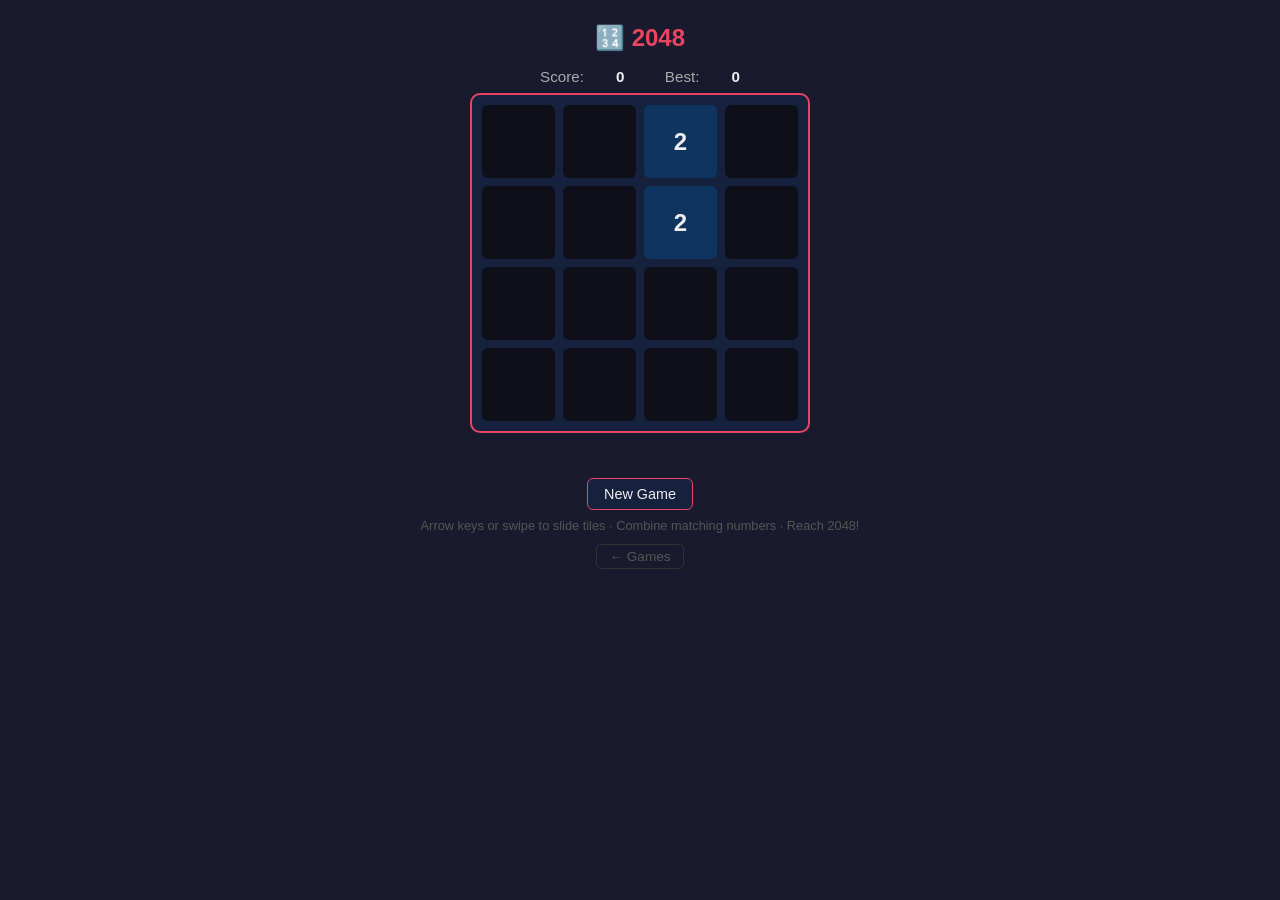
<file: games/2048.html>
<!DOCTYPE html>
<html lang="en">
<head>
<meta charset="UTF-8">
<meta name="viewport" content="width=device-width,initial-scale=1.0,user-scalable=no">
<title>2048  -  Noosphere</title>
<style>
*{box-sizing:border-box;margin:0;padding:0}
body{font-family:sans-serif;background:#1a1a2e;color:#eee;display:flex;flex-direction:column;align-items:center;min-height:100vh;padding:1rem;touch-action:none}
h2{color:#e94560;margin:.5rem 0}
#scorebar{display:flex;gap:2rem;margin:.5rem 0;font-size:.95rem;color:#aaa}
#scorebar span{color:#eee;font-weight:bold}
#board{display:grid;grid-template-columns:repeat(4,1fr);gap:8px;background:#16213e;padding:10px;border-radius:10px;border:2px solid #e94560;width:min(340px,90vw)}
.cell{aspect-ratio:1;border-radius:6px;display:flex;align-items:center;justify-content:center;font-weight:bold;font-size:clamp(1rem,4vw,1.5rem);background:#0f0f1a;color:#eee;transition:background .1s}
#msg{margin-top:.75rem;font-size:1.1rem;color:#e94560;min-height:1.4em;text-align:center}
.btns{display:flex;gap:.5rem;margin-top:.5rem}
button{background:#16213e;border:1px solid #e94560;color:#eee;padding:7px 16px;border-radius:6px;font-size:.9rem;cursor:pointer;transition:.15s}
button:hover{background:#e94560}
#hint{font-size:.8rem;color:#555;margin-top:.5rem}
.back{margin-top:1rem;font-size:.85rem}
.back a{color:#555;text-decoration:none;border:1px solid #333;padding:4px 12px;border-radius:5px}
.back a:hover{color:#e94560;border-color:#e94560}
</style>
</head>
<body>
<h2>🔢 2048</h2>
<div id="scorebar">Score: <span id="sc">0</span> &nbsp; Best: <span id="hi">0</span></div>
<div id="board"></div>
<div id="msg"></div>
<div class="btns"><button id="newBtn">New Game</button></div>
<div id="hint">Arrow keys or swipe to slide tiles · Combine matching numbers · Reach 2048!</div>
<div class="back"><a href="/games/">← Games</a></div>
<script>
const board=document.getElementById('board');
let grid,score,best,won;
best=+localStorage.getItem('2048_best')||0;
document.getElementById('hi').textContent=best;

const COLORS={
  0:'#0f0f1a',2:'#0f3460',4:'#16213e',8:'#1a4a7a',16:'#1e5799',32:'#2980b9',
  64:'#3498db',128:'#e67e22',256:'#e74c3c',512:'#c0392b',1024:'#9b59b6',2048:'#e94560'
};
function cellColor(v){return COLORS[v]||(v>2048?'#e94560':'#8e44ad')}

function newGrid(){return Array.from({length:4},()=>Array(4).fill(0))}
function addTile(g){
  const empty=[];
  g.forEach((row,y)=>row.forEach((v,x)=>{if(!v)empty.push({x,y})}));
  if(!empty.length)return;
  const {x,y}=empty[Math.floor(Math.random()*empty.length)];
  g[y][x]=Math.random()<.9?2:4;
}
function render(){
  board.innerHTML='';
  grid.forEach(row=>row.forEach(v=>{
    const d=document.createElement('div');
    d.className='cell';
    d.style.background=cellColor(v);
    if(v){d.textContent=v;if(v>=1000)d.style.fontSize='clamp(.8rem,3vw,1.1rem)'}
    board.appendChild(d);
  }));
  document.getElementById('sc').textContent=score;
  if(score>best){best=score;localStorage.setItem('2048_best',best);document.getElementById('hi').textContent=best}
}
function slide(row){
  let r=row.filter(v=>v);
  for(let i=0;i<r.length-1;i++){if(r[i]===r[i+1]){r[i]*=2;score+=r[i];r.splice(i+1,1);i++}}
  while(r.length<4)r.push(0);
  return r;
}
function move(dx,dy){
  let changed=false;
  const ng=newGrid();
  if(dy===0){
    for(let y=0;y<4;y++){
      const row=dx>0?[...grid[y]].reverse():[...grid[y]];
      const slid=slide(row);
      const out=dx>0?[...slid].reverse():slid;
      for(let x=0;x<4;x++){ng[y][x]=out[x];if(ng[y][x]!==grid[y][x])changed=true}
    }
  }else{
    for(let x=0;x<4;x++){
      const col=dy>0?[3,2,1,0].map(y=>grid[y][x]):[0,1,2,3].map(y=>grid[y][x]);
      const slid=slide(col);
      for(let i=0;i<4;i++){
        const y=dy>0?3-i:i;
        ng[y][x]=slid[i];if(ng[y][x]!==grid[y][x])changed=true;
      }
    }
  }
  if(changed){grid=ng;addTile(grid)}
  render();checkState();
}
function checkState(){
  if(!won&&grid.some(r=>r.some(v=>v===2048))){
    won=true;document.getElementById('msg').textContent='You reached 2048! 🎉 Keep going!';return;
  }
  // check if any moves left
  if(grid.every(r=>r.every(v=>v))){
    let stuck=true;
    for(let y=0;y<4&&stuck;y++)for(let x=0;x<4&&stuck;x++){
      if(x<3&&grid[y][x]===grid[y][x+1])stuck=false;
      if(y<3&&grid[y][x]===grid[y+1][x])stuck=false;
    }
    if(stuck)document.getElementById('msg').textContent='Game over!';
  }
}
function startGame(){
  grid=newGrid();score=0;won=false;
  addTile(grid);addTile(grid);
  document.getElementById('msg').textContent='';
  render();
}
document.getElementById('newBtn').onclick=startGame;

const keyMap={ArrowLeft:[-1,0],ArrowRight:[1,0],ArrowUp:[0,-1],ArrowDown:[0,1]};
document.addEventListener('keydown',e=>{if(keyMap[e.key]){move(...keyMap[e.key]);e.preventDefault()}});

let tx=0,ty=0;
document.addEventListener('touchstart',e=>{tx=e.touches[0].clientX;ty=e.touches[0].clientY},{passive:true});
document.addEventListener('touchend',e=>{
  const dx=e.changedTouches[0].clientX-tx,dy=e.changedTouches[0].clientY-ty;
  if(Math.abs(dx)>Math.abs(dy)){if(Math.abs(dx)>20)move(dx>0?1:-1,0)}
  else{if(Math.abs(dy)>20)move(0,dy>0?1:-1)}
},{passive:true});

startGame();
</script>
</body>
</html>
</file>
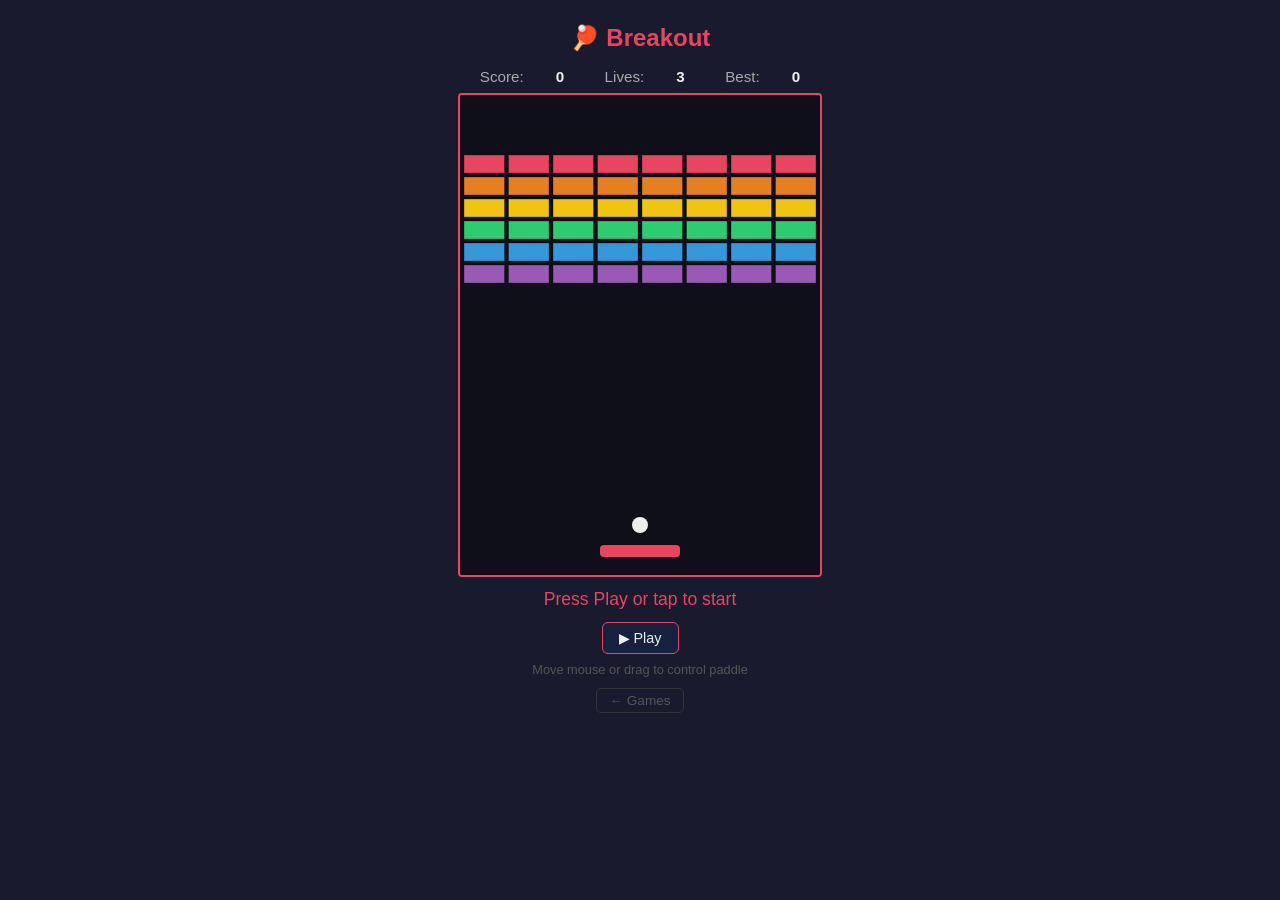
<file: games/breakout.html>
<!DOCTYPE html>
<html lang="en">
<head>
<meta charset="UTF-8">
<meta name="viewport" content="width=device-width,initial-scale=1.0,user-scalable=no">
<title>Breakout  -  Noosphere</title>
<style>
*{box-sizing:border-box;margin:0;padding:0}
body{font-family:sans-serif;background:#1a1a2e;color:#eee;display:flex;flex-direction:column;align-items:center;min-height:100vh;padding:1rem;touch-action:none}
h2{color:#e94560;margin:.5rem 0}
#scorebar{display:flex;gap:2rem;margin:.5rem 0;font-size:.95rem;color:#aaa}
#scorebar span{color:#eee;font-weight:bold}
canvas{border:2px solid #e94560;border-radius:4px;background:#0f0f1a;display:block;cursor:none}
#msg{margin-top:.75rem;font-size:1.1rem;color:#e94560;min-height:1.4em;text-align:center}
.btns{display:flex;gap:.5rem;margin-top:.5rem}
button{background:#16213e;border:1px solid #e94560;color:#eee;padding:7px 16px;border-radius:6px;font-size:.9rem;cursor:pointer;transition:.15s}
button:hover{background:#e94560}
#hint{font-size:.8rem;color:#555;margin-top:.5rem;text-align:center}
.back{margin-top:1rem;font-size:.85rem}
.back a{color:#555;text-decoration:none;border:1px solid #333;padding:4px 12px;border-radius:5px}
.back a:hover{color:#e94560;border-color:#e94560}
</style>
</head>
<body>
<h2>🏓 Breakout</h2>
<div id="scorebar">Score: <span id="sc">0</span> &nbsp; Lives: <span id="lv">3</span> &nbsp; Best: <span id="hi">0</span></div>
<canvas id="c"></canvas>
<div id="msg">Press Play or tap to start</div>
<div class="btns"><button id="startBtn">▶ Play</button></div>
<div id="hint">Move mouse or drag to control paddle</div>
<div class="back"><a href="/games/">← Games</a></div>
<script>
const C=document.getElementById('c'),ctx=C.getContext('2d');
const W=360,H=480;C.width=W;C.height=H;

let paddle,ball,bricks,score,lives,best,raf,running,launched;
best=+localStorage.getItem('breakout_best')||0;
document.getElementById('hi').textContent=best;

const BRICK_ROWS=6,BRICK_COLS=8,BPAD=4,BTOP=60;
const BW=(W-BPAD*(BRICK_COLS+1))/BRICK_COLS,BH=18;
const BRICK_COLORS=['#e94560','#e67e22','#f1c40f','#2ecc71','#3498db','#9b59b6'];

function initGame(){
  paddle={x:W/2-40,y:H-30,w:80,h:12,speed:0};
  ball={x:W/2,y:H-50,r:8,dx:3,dy:-3};
  launched=false;score=0;lives=3;
  document.getElementById('sc').textContent=0;document.getElementById('lv').textContent=3;
  bricks=[];
  for(let r=0;r<BRICK_ROWS;r++)for(let c=0;c<BRICK_COLS;c++)
    bricks.push({x:BPAD+(BW+BPAD)*c,y:BTOP+(BH+BPAD)*r,alive:true,color:BRICK_COLORS[r]});
}
function draw(){
  ctx.fillStyle='#0f0f1a';ctx.fillRect(0,0,W,H);
  // bricks
  bricks.forEach(b=>{if(!b.alive)return;ctx.fillStyle=b.color;ctx.fillRect(b.x,b.y,BW,BH);
    ctx.strokeStyle='rgba(0,0,0,.3)';ctx.strokeRect(b.x,b.y,BW,BH)});
  // paddle
  ctx.fillStyle='#e94560';ctx.beginPath();
  ctx.roundRect(paddle.x,paddle.y,paddle.w,paddle.h,4);ctx.fill();
  // ball
  ctx.fillStyle='#eee';ctx.beginPath();ctx.arc(ball.x,ball.y,ball.r,0,Math.PI*2);ctx.fill();
}
function step(){
  if(!launched){ball.x=paddle.x+paddle.w/2;draw();raf=requestAnimationFrame(step);return}
  ball.x+=ball.dx;ball.y+=ball.dy;
  // walls
  if(ball.x-ball.r<0){ball.x=ball.r;ball.dx*=-1}
  if(ball.x+ball.r>W){ball.x=W-ball.r;ball.dx*=-1}
  if(ball.y-ball.r<0){ball.y=ball.r;ball.dy*=-1}
  // paddle
  if(ball.y+ball.r>paddle.y&&ball.y-ball.r<paddle.y+paddle.h&&ball.x>paddle.x&&ball.x<paddle.x+paddle.w){
    ball.dy=-Math.abs(ball.dy);
    ball.dx+=((ball.x-(paddle.x+paddle.w/2))/paddle.w)*4;
    ball.dx=Math.max(-6,Math.min(6,ball.dx));
  }
  // lost
  if(ball.y>H+20){
    lives--;document.getElementById('lv').textContent=lives;
    if(lives<=0){endGame();return}
    launched=false;ball.dy=-3;ball.dx=3;
  }
  // bricks
  bricks.forEach(b=>{
    if(!b.alive)return;
    if(ball.x+ball.r>b.x&&ball.x-ball.r<b.x+BW&&ball.y+ball.r>b.y&&ball.y-ball.r<b.y+BH){
      b.alive=false;score+=10;document.getElementById('sc').textContent=score;
      const fromLeft=ball.x<b.x||ball.x>b.x+BW;
      if(fromLeft)ball.dx*=-1;else ball.dy*=-1;
    }
  });
  if(bricks.every(b=>!b.alive)){nextLevel()}
  draw();raf=requestAnimationFrame(step);
}
function nextLevel(){
  bricks.forEach(b=>b.alive=true);
  ball.dx*=1.05;ball.dy*=1.05;launched=false;
  document.getElementById('msg').textContent='Level up!';
  setTimeout(()=>document.getElementById('msg').textContent='',1000);
}
function endGame(){
  cancelAnimationFrame(raf);running=false;
  if(score>best){best=score;localStorage.setItem('breakout_best',best);document.getElementById('hi').textContent=best}
  document.getElementById('msg').textContent=`Game over! Score: ${score}`;
  document.getElementById('startBtn').disabled=false;
}
function startGame(){
  initGame();document.getElementById('msg').textContent='';
  if(raf)cancelAnimationFrame(raf);
  running=true;document.getElementById('startBtn').disabled=true;
  raf=requestAnimationFrame(step);
}
document.getElementById('startBtn').onclick=startGame;

// mouse
C.addEventListener('mousemove',e=>{
  const r=C.getBoundingClientRect();
  paddle.x=Math.max(0,Math.min(W-paddle.w,(e.clientX-r.left)-paddle.w/2));
});
C.addEventListener('click',()=>{if(running&&!launched)launched=true});
// touch
C.addEventListener('touchmove',e=>{
  e.preventDefault();
  const r=C.getBoundingClientRect();
  paddle.x=Math.max(0,Math.min(W-paddle.w,(e.touches[0].clientX-r.left)-paddle.w/2));
},{passive:false});
C.addEventListener('touchstart',e=>{
  if(running&&!launched)launched=true;
  e.preventDefault();
},{passive:false});
// keyboard
document.addEventListener('keydown',e=>{
  if(!running)return;
  if(e.key==='ArrowLeft')paddle.x=Math.max(0,paddle.x-20);
  else if(e.key==='ArrowRight')paddle.x=Math.min(W-paddle.w,paddle.x+20);
  else if(e.key===' '){if(!launched)launched=true;e.preventDefault()}
});
initGame();draw();
</script>
</body>
</html>
</file>
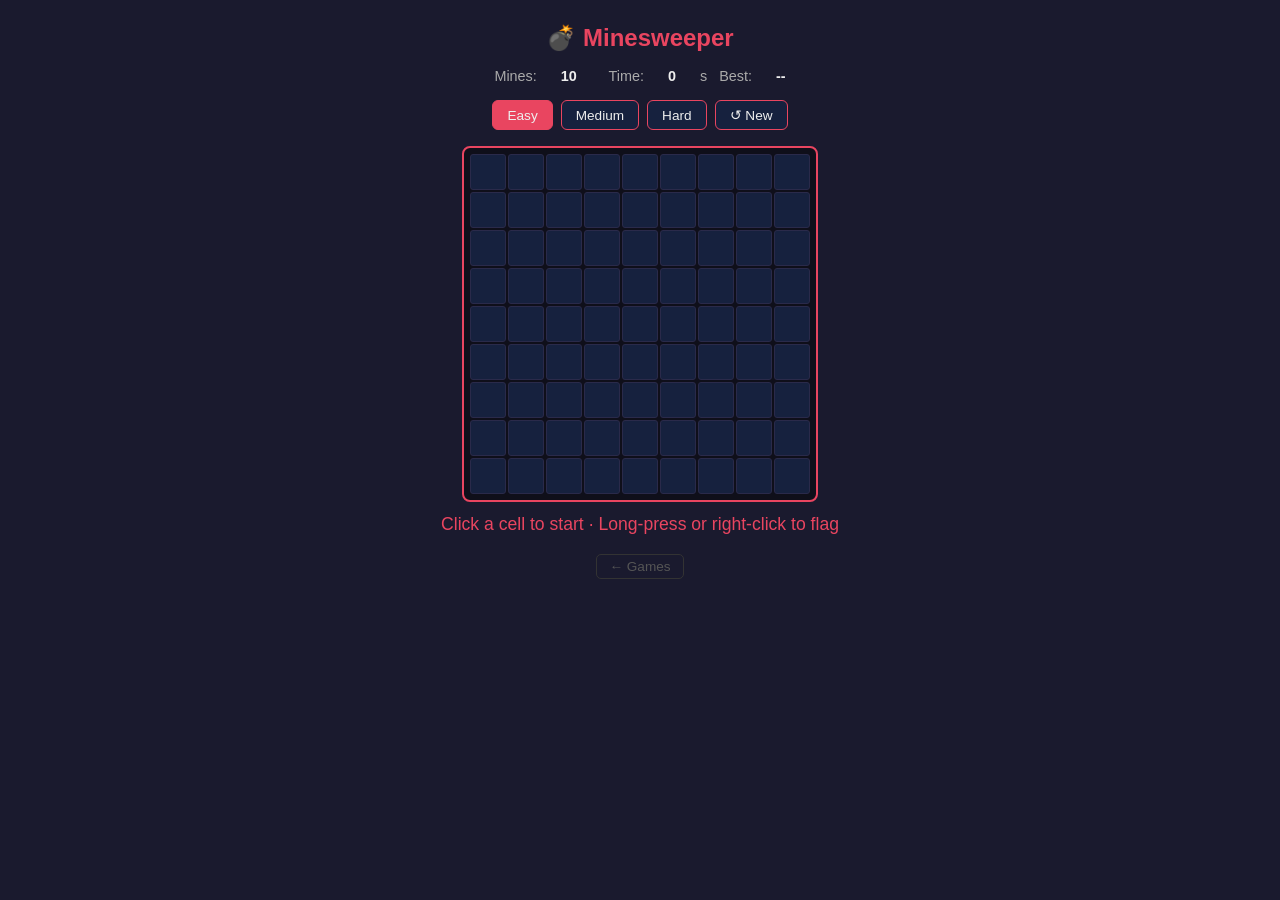
<file: games/minesweeper.html>
<!DOCTYPE html>
<html lang="en">
<head>
<meta charset="UTF-8">
<meta name="viewport" content="width=device-width,initial-scale=1.0,user-scalable=no">
<title>Minesweeper  -  Noosphere</title>
<style>
*{box-sizing:border-box;margin:0;padding:0}
body{font-family:sans-serif;background:#1a1a2e;color:#eee;display:flex;flex-direction:column;align-items:center;min-height:100vh;padding:1rem;touch-action:manipulation}
h2{color:#e94560;margin:.5rem 0}
#topbar{display:flex;align-items:center;gap:1.5rem;margin:.5rem 0;font-size:.9rem;color:#aaa}
#topbar span{color:#eee;font-weight:bold}
#diff{display:flex;gap:.5rem;margin:.5rem 0}
button{background:#16213e;border:1px solid #e94560;color:#eee;padding:6px 14px;border-radius:6px;font-size:.85rem;cursor:pointer;transition:.15s}
button:hover,button.active{background:#e94560}
#board{display:inline-grid;gap:2px;background:#0f0f1a;padding:6px;border-radius:8px;border:2px solid #e94560;margin-top:.5rem;touch-action:manipulation}
.cell{width:clamp(28px,8vw,36px);height:clamp(28px,8vw,36px);background:#16213e;border:1px solid #2a2a4a;border-radius:3px;display:flex;align-items:center;justify-content:center;font-size:clamp(.7rem,2.5vw,.9rem);font-weight:bold;cursor:pointer;user-select:none;transition:background .1s}
.cell:hover{background:#1e2a4a}
.cell.revealed{background:#0f0f1a;border-color:#1a1a2e;cursor:default}
.cell.mine{background:#3a0a0a}
.cell.flagged{background:#1e3a1e}
.n1{color:#3498db}.n2{color:#2ecc71}.n3{color:#e94560}.n4{color:#9b59b6}
.n5{color:#e67e22}.n6{color:#1abc9c}.n7{color:#f1c40f}.n8{color:#eee}
#msg{margin-top:.75rem;font-size:1.1rem;color:#e94560;min-height:1.4em;text-align:center}
#hint{font-size:.8rem;color:#555;margin-top:.3rem;text-align:center}
.back{margin-top:1rem;font-size:.85rem}
.back a{color:#555;text-decoration:none;border:1px solid #333;padding:4px 12px;border-radius:5px}
.back a:hover{color:#e94560;border-color:#e94560}
</style>
</head>
<body>
<h2>💣 Minesweeper</h2>
<div id="topbar">Mines: <span id="mc">0</span> &nbsp; Time: <span id="tm">0</span>s &nbsp; Best: <span id="hi">--</span></div>
<div id="diff">
  <button class="active" onclick="setDiff(9,9,10,this)">Easy</button>
  <button onclick="setDiff(16,16,40,this)">Medium</button>
  <button onclick="setDiff(16,30,99,this)">Hard</button>
  <button onclick="newGame()">↺ New</button>
</div>
<div id="board"></div>
<div id="msg">Click a cell to start · Long-press or right-click to flag</div>
<div id="hint"></div>
<div class="back"><a href="/games/">← Games</a></div>
<script>
let ROWS=9,COLS=9,MINES=10;
let grid,revealed,flagged,gameOver,started,timer,elapsed,firstClick;
let best=JSON.parse(localStorage.getItem('ms_best')||'{}');
const boardEl=document.getElementById('board');

function setDiff(r,c,m,btn){
  document.querySelectorAll('#diff button').forEach(b=>b.classList.remove('active'));
  btn.classList.add('active');
  ROWS=r;COLS=c;MINES=m;newGame();
}
function updateBest(diff,t){
  const k=`${ROWS}x${COLS}`;
  if(!best[k]||t<best[k]){best[k]=t;localStorage.setItem('ms_best',JSON.stringify(best))}
  const d=document.getElementById('hi');
  d.textContent=best[k]?`${best[k]}s`:'--';
}
function newGame(){
  clearInterval(timer);elapsed=0;gameOver=false;started=false;firstClick=true;
  document.getElementById('tm').textContent=0;
  const k=`${ROWS}x${COLS}`;
  document.getElementById('hi').textContent=best[k]?`${best[k]}s`:'--';
  grid=Array.from({length:ROWS},()=>Array(COLS).fill(0));
  revealed=Array.from({length:ROWS},()=>Array(COLS).fill(false));
  flagged=Array.from({length:ROWS},()=>Array(COLS).fill(false));
  document.getElementById('mc').textContent=MINES;
  document.getElementById('msg').textContent='Click a cell to start · Long-press or right-click to flag';
  render();
}
function placeMines(fy,fx){
  let placed=0;
  while(placed<MINES){
    const r=Math.floor(Math.random()*ROWS),c=Math.floor(Math.random()*COLS);
    if(grid[r][c]===-1)continue;
    if(Math.abs(r-fy)<=1&&Math.abs(c-fx)<=1)continue;
    grid[r][c]=-1;placed++;
  }
  for(let r=0;r<ROWS;r++)for(let c=0;c<COLS;c++){
    if(grid[r][c]===-1)continue;
    let cnt=0;
    for(let dr=-1;dr<=1;dr++)for(let dc=-1;dc<=1;dc++){
      const nr=r+dr,nc=c+dc;
      if(nr>=0&&nr<ROWS&&nc>=0&&nc<COLS&&grid[nr][nc]===-1)cnt++;
    }
    grid[r][c]=cnt;
  }
}
function reveal(r,c){
  if(r<0||r>=ROWS||c<0||c>=COLS||revealed[r][c]||flagged[r][c])return;
  revealed[r][c]=true;
  if(grid[r][c]===0)for(let dr=-1;dr<=1;dr++)for(let dc=-1;dc<=1;dc++)reveal(r+dr,c+dc);
}
function countFlagged(){let f=0;flagged.forEach(row=>row.forEach(v=>{if(v)f++}));return f}
function checkWin(){return revealed.flat().filter(v=>v).length===ROWS*COLS-MINES}

function render(){
  boardEl.style.gridTemplateColumns=`repeat(${COLS},1fr)`;
  boardEl.innerHTML='';
  for(let r=0;r<ROWS;r++)for(let c=0;c<COLS;c++){
    const el=document.createElement('div');el.className='cell';
    if(revealed[r][c]){
      el.classList.add('revealed');
      if(grid[r][c]===-1){el.classList.add('mine');el.textContent='💣'}
      else if(grid[r][c]>0){el.textContent=grid[r][c];el.classList.add(`n${grid[r][c]}`)}
    }else if(flagged[r][c]){el.classList.add('flagged');el.textContent='🚩'}
    // events
    let pressTimer;
    el.addEventListener('click',()=>handleClick(r,c));
    el.addEventListener('contextmenu',e=>{e.preventDefault();handleFlag(r,c)});
    el.addEventListener('touchstart',e=>{pressTimer=setTimeout(()=>{handleFlag(r,c);e.preventDefault()},400)},{passive:true});
    el.addEventListener('touchend',()=>clearTimeout(pressTimer),{passive:true});
    boardEl.appendChild(el);
  }
}
function handleClick(r,c){
  if(gameOver||flagged[r][c])return;
  if(firstClick){
    firstClick=false;placeMines(r,c);
    started=true;timer=setInterval(()=>{elapsed++;document.getElementById('tm').textContent=elapsed},1000);
  }
  if(revealed[r][c]){
    // chord: if adjacent flags === grid value, reveal neighbors
    if(grid[r][c]>0){
      let adj=0;
      for(let dr=-1;dr<=1;dr++)for(let dc=-1;dc<=1;dc++){const nr=r+dr,nc=c+dc;if(nr>=0&&nr<ROWS&&nc>=0&&nc<COLS&&flagged[nr][nc])adj++}
      if(adj===grid[r][c])for(let dr=-1;dr<=1;dr++)for(let dc=-1;dc<=1;dc++)reveal(r+dr,c+dc);
    }
  }else if(grid[r][c]===-1){
    revealed[r][c]=true;gameOver=true;clearInterval(timer);
    for(let rr=0;rr<ROWS;rr++)for(let cc=0;cc<COLS;cc++)if(grid[rr][cc]===-1)revealed[rr][cc]=true;
    render();document.getElementById('msg').textContent='💥 Boom! Game over.';return;
  }else reveal(r,c);
  render();
  if(checkWin()){clearInterval(timer);gameOver=true;updateBest(`${ROWS}x${COLS}`,elapsed);
    document.getElementById('msg').textContent=`🎉 You win! Time: ${elapsed}s`}
}
function handleFlag(r,c){
  if(gameOver||revealed[r][c])return;
  flagged[r][c]=!flagged[r][c];
  document.getElementById('mc').textContent=MINES-countFlagged();
  render();
}
newGame();
</script>
</body>
</html>
</file>
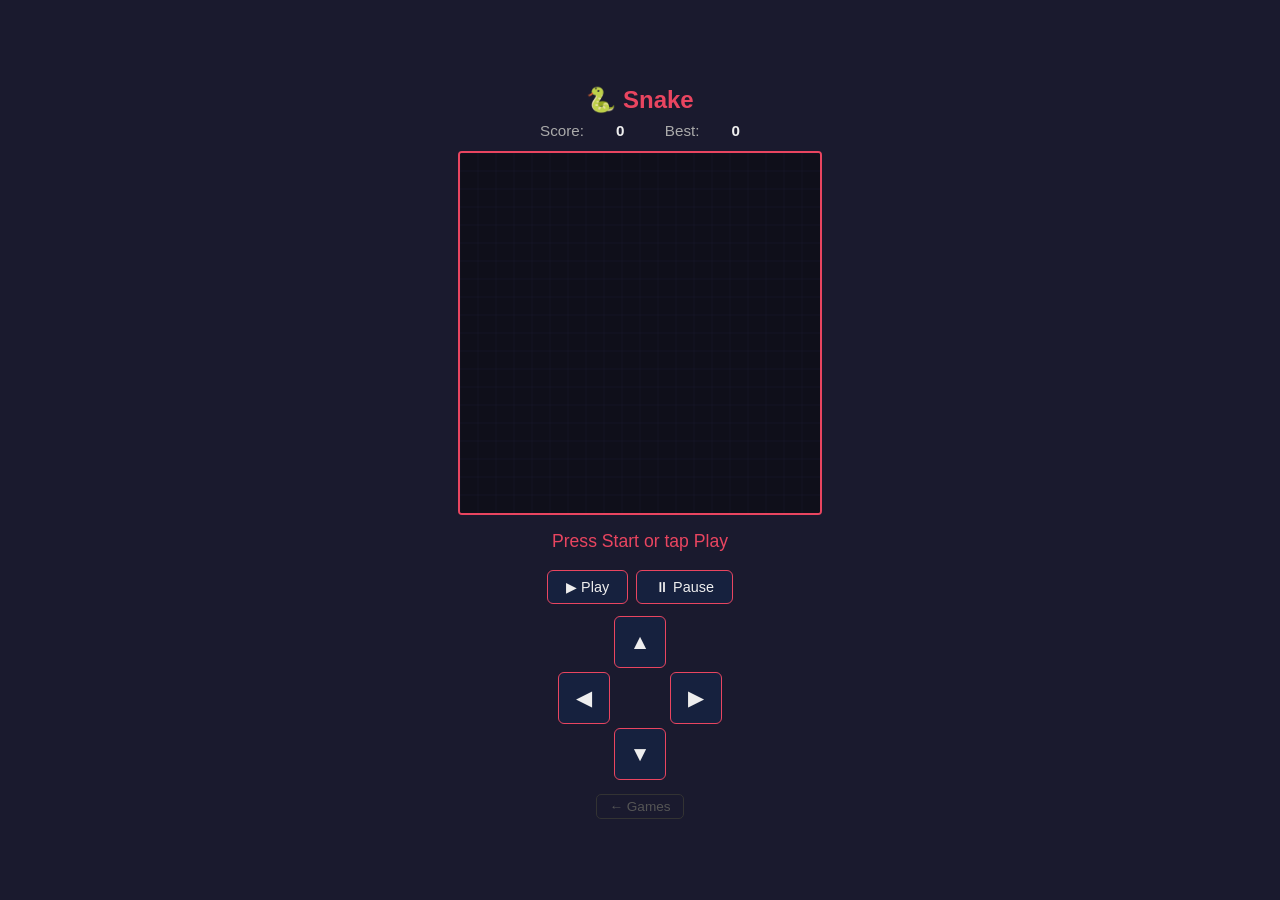
<file: games/snake.html>
<!DOCTYPE html>
<html lang="en">
<head>
<meta charset="UTF-8">
<meta name="viewport" content="width=device-width,initial-scale=1.0,user-scalable=no">
<title>Snake  -  Noosphere</title>
<style>
*{box-sizing:border-box;margin:0;padding:0}
body{font-family:sans-serif;background:#1a1a2e;color:#eee;display:flex;flex-direction:column;align-items:center;justify-content:center;min-height:100vh;padding:1rem;touch-action:none}
h2{color:#e94560;margin-bottom:.5rem}
#scorebar{display:flex;gap:2rem;margin-bottom:.75rem;font-size:.95rem;color:#aaa}
#scorebar span{color:#eee;font-weight:bold}
canvas{border:2px solid #e94560;border-radius:4px;display:block;background:#0f0f1a}
#msg{margin-top:1rem;font-size:1.1rem;color:#e94560;min-height:1.5em;text-align:center}
.btns{display:flex;flex-wrap:wrap;gap:.5rem;margin-top:.75rem;justify-content:center}
button{background:#16213e;border:1px solid #e94560;color:#eee;padding:8px 18px;border-radius:6px;font-size:.9rem;cursor:pointer;transition:.15s}
button:hover{background:#e94560}
.dpad{display:grid;grid-template-columns:repeat(3,52px);grid-template-rows:repeat(2,52px);gap:4px;margin-top:.75rem}
.dpad button{width:52px;height:52px;font-size:1.3rem;padding:0}
.back{margin-top:1.2rem;font-size:.85rem}
.back a{color:#555;text-decoration:none;border:1px solid #333;padding:4px 12px;border-radius:5px}
.back a:hover{color:#e94560;border-color:#e94560}
</style>
</head>
<body>
<h2>🐍 Snake</h2>
<div id="scorebar">Score: <span id="sc">0</span> &nbsp; Best: <span id="hi">0</span></div>
<canvas id="c" width="360" height="360"></canvas>
<div id="msg">Press Start or tap Play</div>
<div class="btns">
  <button id="startBtn">▶ Play</button>
  <button id="pauseBtn" disabled>⏸ Pause</button>
</div>
<div class="dpad">
  <div></div><button id="bu">▲</button><div></div>
  <button id="bl">◀</button><div></div><button id="br">▶</button>
  <div></div><button id="bd">▼</button><div></div>
</div>
<div class="back"><a href="/games/">← Games</a></div>
<script>
const C=document.getElementById('c'),ctx=C.getContext('2d');
const CELL=18,COLS=20,ROWS=20;
C.width=COLS*CELL;C.height=ROWS*CELL;
let snake,dir,next,food,score,best,loop,paused,running;
best=+localStorage.getItem('snake_best')||0;
document.getElementById('hi').textContent=best;

function rand(n){return Math.floor(Math.random()*n)}
function newFood(){
  let f;
  do{f={x:rand(COLS),y:rand(ROWS)}}while(snake.some(s=>s.x===f.x&&s.y===f.y));
  return f;
}
function init(){
  snake=[{x:10,y:10},{x:9,y:10},{x:8,y:10}];
  dir={x:1,y:0};next={x:1,y:0};
  food=newFood();score=0;
  document.getElementById('sc').textContent=0;
  document.getElementById('msg').textContent='';
}
function draw(){
  ctx.fillStyle='#0f0f1a';ctx.fillRect(0,0,C.width,C.height);
  // grid
  ctx.strokeStyle='#1a1a2e';ctx.lineWidth=.5;
  for(let x=0;x<COLS;x++){ctx.beginPath();ctx.moveTo(x*CELL,0);ctx.lineTo(x*CELL,C.height);ctx.stroke()}
  for(let y=0;y<ROWS;y++){ctx.beginPath();ctx.moveTo(0,y*CELL);ctx.lineTo(C.width,y*CELL);ctx.stroke()}
  // food
  ctx.fillStyle='#e94560';ctx.beginPath();
  ctx.arc(food.x*CELL+CELL/2,food.y*CELL+CELL/2,CELL/2-2,0,Math.PI*2);ctx.fill();
  // snake
  snake.forEach((s,i)=>{
    ctx.fillStyle=i===0?'#2ecc71':'#27ae60';
    ctx.fillRect(s.x*CELL+1,s.y*CELL+1,CELL-2,CELL-2);
  });
}
function step(){
  if(paused)return;
  dir=next;
  const head={x:snake[0].x+dir.x,y:snake[0].y+dir.y};
  if(head.x<0||head.x>=COLS||head.y<0||head.y>=ROWS||snake.some(s=>s.x===head.x&&s.y===head.y)){
    endGame();return;
  }
  snake.unshift(head);
  if(head.x===food.x&&head.y===food.y){
    score++;document.getElementById('sc').textContent=score;
    food=newFood();
  }else{snake.pop()}
  draw();
}
function endGame(){
  clearInterval(loop);running=false;
  if(score>best){best=score;localStorage.setItem('snake_best',best);document.getElementById('hi').textContent=best}
  document.getElementById('msg').textContent=`Game over! Score: ${score}`;
  document.getElementById('startBtn').disabled=false;
  document.getElementById('pauseBtn').disabled=true;
}
function startGame(){
  if(loop)clearInterval(loop);
  init();draw();running=true;paused=false;
  loop=setInterval(step,130);
  document.getElementById('startBtn').disabled=true;
  document.getElementById('pauseBtn').disabled=false;
  document.getElementById('pauseBtn').textContent='⏸ Pause';
}
document.getElementById('startBtn').onclick=startGame;
document.getElementById('pauseBtn').onclick=function(){
  if(!running)return;
  paused=!paused;
  this.textContent=paused?'▶ Resume':'⏸ Pause';
  document.getElementById('msg').textContent=paused?'Paused':'';
};

const dirs={ArrowUp:{x:0,y:-1},ArrowDown:{x:0,y:1},ArrowLeft:{x:-1,y:0},ArrowRight:{x:1,y:0},
            w:{x:0,y:-1},s:{x:0,y:1},a:{x:-1,y:0},d:{x:1,y:0},
            W:{x:0,y:-1},S:{x:0,y:1},A:{x:-1,y:0},D:{x:1,y:0}};
document.addEventListener('keydown',e=>{
  if(dirs[e.key]){
    const d=dirs[e.key];
    if(d.x!==-dir.x||d.y!==-dir.y)next=d;
    e.preventDefault();
  }
  if(e.key===' '){if(!running)startGame();else{paused=!paused;document.getElementById('pauseBtn').textContent=paused?'▶ Resume':'⏸ Pause';document.getElementById('msg').textContent=paused?'Paused':'';}e.preventDefault();}
});
document.getElementById('bu').onclick=()=>{if(next.y!==1)next={x:0,y:-1}};
document.getElementById('bd').onclick=()=>{if(next.y!==-1)next={x:0,y:1}};
document.getElementById('bl').onclick=()=>{if(next.x!==1)next={x:-1,y:0}};
document.getElementById('br').onclick=()=>{if(next.x!==-1)next={x:1,y:0}};

// touch swipe
let tx=0,ty=0;
C.addEventListener('touchstart',e=>{tx=e.touches[0].clientX;ty=e.touches[0].clientY},false);
C.addEventListener('touchend',e=>{
  const dx=e.changedTouches[0].clientX-tx,dy=e.changedTouches[0].clientY-ty;
  if(Math.abs(dx)>Math.abs(dy)){
    if(dx>20&&next.x!==-1)next={x:1,y:0};
    else if(dx<-20&&next.x!==1)next={x:-1,y:0};
  }else{
    if(dy>20&&next.y!==-1)next={x:0,y:1};
    else if(dy<-20&&next.y!==1)next={x:0,y:-1};
  }
},false);
draw();
</script>
</body>
</html>
</file>
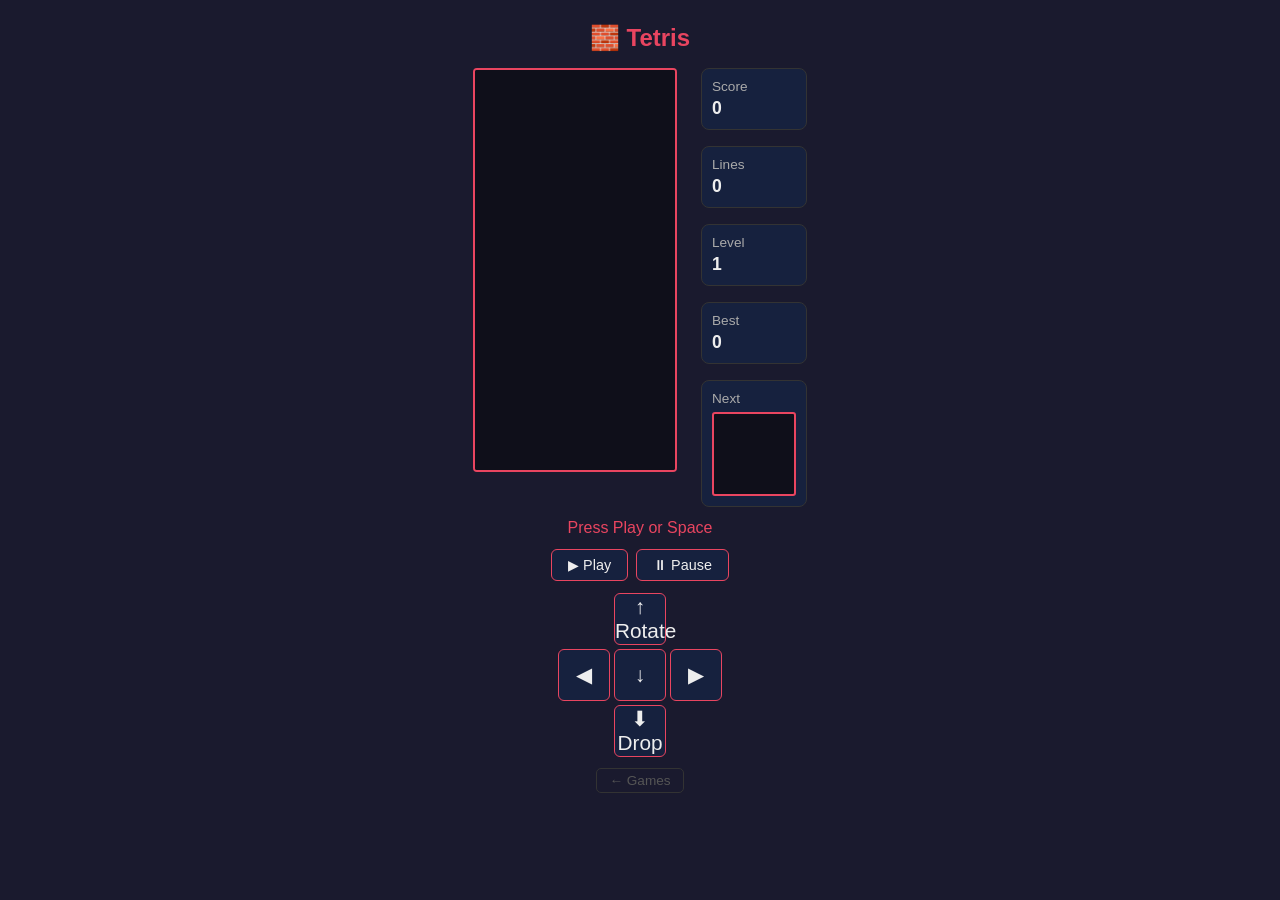
<file: games/tetris.html>
<!DOCTYPE html>
<html lang="en">
<head>
<meta charset="UTF-8">
<meta name="viewport" content="width=device-width,initial-scale=1.0,user-scalable=no">
<title>Tetris  -  Noosphere</title>
<style>
*{box-sizing:border-box;margin:0;padding:0}
body{font-family:sans-serif;background:#1a1a2e;color:#eee;display:flex;flex-direction:column;align-items:center;min-height:100vh;padding:1rem;touch-action:none}
h2{color:#e94560;margin:.5rem 0}
#wrap{display:flex;gap:1.5rem;align-items:flex-start;margin-top:.5rem}
canvas{border:2px solid #e94560;border-radius:4px;background:#0f0f1a;display:block}
#side{display:flex;flex-direction:column;gap:1rem;min-width:100px}
.sbox{background:#16213e;border:1px solid #333;border-radius:8px;padding:10px;font-size:.85rem;color:#aaa}
.sbox strong{display:block;color:#eee;font-size:1.1rem;margin-top:4px}
#msg{margin-top:.75rem;font-size:1rem;color:#e94560;min-height:1.4em;text-align:center}
.btns{display:flex;gap:.5rem;margin-top:.5rem;justify-content:center}
button{background:#16213e;border:1px solid #e94560;color:#eee;padding:7px 16px;border-radius:6px;font-size:.9rem;cursor:pointer;transition:.15s}
button:hover{background:#e94560}
.ctrl{display:grid;grid-template-columns:repeat(3,52px);grid-template-rows:repeat(3,52px);gap:4px;margin-top:.75rem}
.ctrl button{width:52px;height:52px;font-size:1.3rem;padding:0}
.back{margin-top:1rem;font-size:.85rem}
.back a{color:#555;text-decoration:none;border:1px solid #333;padding:4px 12px;border-radius:5px}
.back a:hover{color:#e94560;border-color:#e94560}
</style>
</head>
<body>
<h2>🧱 Tetris</h2>
<div id="wrap">
<canvas id="c" width="200" height="400"></canvas>
<div id="side">
  <div class="sbox">Score<strong id="sc">0</strong></div>
  <div class="sbox">Lines<strong id="li">0</strong></div>
  <div class="sbox">Level<strong id="lv">1</strong></div>
  <div class="sbox">Best<strong id="hi">0</strong></div>
  <div class="sbox">Next<canvas id="nc" width="80" height="80" style="margin-top:6px;background:#0f0f1a;border-radius:3px"></canvas></div>
</div>
</div>
<div id="msg">Press Play or Space</div>
<div class="btns"><button id="startBtn">▶ Play</button><button id="pauseBtn" disabled>⏸ Pause</button></div>
<div class="ctrl">
  <div></div><button id="bu">↑ Rotate</button><div></div>
  <button id="bl">◀</button><button id="bd">↓</button><button id="br">▶</button>
  <div></div><button id="bdrop">⬇ Drop</button><div></div>
</div>
<div class="back"><a href="/games/">← Games</a></div>
<script>
const C=document.getElementById('c'),ctx=C.getContext('2d');
const NC=document.getElementById('nc'),nctx=NC.getContext('2d');
const COLS=10,ROWS=20,CS=20;
C.width=COLS*CS;C.height=ROWS*CS;

const COLORS=['','#e94560','#e67e22','#f1c40f','#2ecc71','#3498db','#9b59b6','#1abc9c'];
const PIECES=[
  null,
  [[1,1,1,1]],
  [[2,2],[2,2]],
  [[0,3,0],[3,3,3]],
  [[4,0,0],[4,4,4]],
  [[0,0,5],[5,5,5]],
  [[6,6,0],[0,6,6]],
  [[0,7,7],[7,7,0]],
];

let board,piece,piecePos,nextPiece,score,lines,level,best,loop,paused,running,dropTimer,dropInterval;
best=+localStorage.getItem('tetris_best')||0;
document.getElementById('hi').textContent=best;

function emptyBoard(){return Array.from({length:ROWS},()=>Array(COLS).fill(0))}
function randPiece(){return Math.floor(Math.random()*7)+1}
function getMatrix(t){return PIECES[t].map(r=>[...r])}
function rotate(m){return m[0].map((_,i)=>m.map(r=>r[i]).reverse())}

function drawBoard(){
  ctx.fillStyle='#0f0f1a';ctx.fillRect(0,0,C.width,C.height);
  board.forEach((row,y)=>row.forEach((v,x)=>{
    if(v){ctx.fillStyle=COLORS[v];ctx.fillRect(x*CS+1,y*CS+1,CS-2,CS-2)}
  }));
  // ghost
  let gy=piecePos.y;
  while(!collides(piece,{x:piecePos.x,y:gy+1}))gy++;
  piece.forEach((row,dy)=>row.forEach((v,dx)=>{
    if(v){ctx.fillStyle='rgba(255,255,255,.15)';ctx.fillRect((piecePos.x+dx)*CS+1,(gy+dy)*CS+1,CS-2,CS-2)}
  }));
  // piece
  piece.forEach((row,dy)=>row.forEach((v,dx)=>{
    if(v&&piecePos.y+dy>=0){ctx.fillStyle=COLORS[v];ctx.fillRect((piecePos.x+dx)*CS+1,(piecePos.y+dy)*CS+1,CS-2,CS-2)}
  }));
}
function drawNext(){
  nctx.fillStyle='#0f0f1a';nctx.fillRect(0,0,NC.width,NC.height);
  const m=getMatrix(nextPiece),cs=16;
  const ox=Math.floor((5-m[0].length)/2)*cs,oy=Math.floor((5-m.length)/2)*cs;
  m.forEach((row,y)=>row.forEach((v,x)=>{
    if(v){nctx.fillStyle=COLORS[v];nctx.fillRect(ox+x*cs+1,oy+y*cs+1,cs-2,cs-2)}
  }));
}
function collides(m,pos){
  return m.some((row,dy)=>row.some((v,dx)=>{
    if(!v)return false;
    const nx=pos.x+dx,ny=pos.y+dy;
    return nx<0||nx>=COLS||ny>=ROWS||(ny>=0&&board[ny][nx]);
  }));
}
function lock(){
  piece.forEach((row,dy)=>row.forEach((v,dx)=>{
    if(v&&piecePos.y+dy>=0)board[piecePos.y+dy][piecePos.x+dx]=v;
  }));
  let cleared=0;
  for(let y=ROWS-1;y>=0;){
    if(board[y].every(v=>v)){board.splice(y,1);board.unshift(Array(COLS).fill(0));cleared++}
    else y--;
  }
  if(cleared){
    const pts=[0,100,300,500,800];
    score+=pts[cleared]*level;lines+=cleared;
    level=Math.min(20,Math.floor(lines/10)+1);
    dropInterval=Math.max(50,500-level*40);
    document.getElementById('sc').textContent=score;
    document.getElementById('li').textContent=lines;
    document.getElementById('lv').textContent=level;
  }
  spawnPiece();
}
function spawnPiece(){
  piece=getMatrix(nextPiece);nextPiece=randPiece();
  piecePos={x:Math.floor(COLS/2)-Math.floor(piece[0].length/2),y:-1};
  drawNext();
  if(collides(piece,piecePos)){endGame()}
}
function endGame(){
  clearInterval(loop);running=false;
  if(score>best){best=score;localStorage.setItem('tetris_best',best);document.getElementById('hi').textContent=best}
  document.getElementById('msg').textContent=`Game over! Score: ${score}`;
  document.getElementById('startBtn').disabled=false;document.getElementById('pauseBtn').disabled=true;
}
function step(){
  if(paused)return;
  dropTimer+=100;
  if(dropTimer>=dropInterval){
    dropTimer=0;
    if(!collides(piece,{x:piecePos.x,y:piecePos.y+1})){piecePos.y++}
    else lock();
  }
  drawBoard();
}
function startGame(){
  board=emptyBoard();score=0;lines=0;level=1;dropInterval=500;dropTimer=0;paused=false;running=true;
  document.getElementById('sc').textContent=0;document.getElementById('li').textContent=0;document.getElementById('lv').textContent=1;
  document.getElementById('msg').textContent='';
  nextPiece=randPiece();spawnPiece();
  if(loop)clearInterval(loop);
  loop=setInterval(step,100);
  document.getElementById('startBtn').disabled=true;document.getElementById('pauseBtn').disabled=false;
}
document.getElementById('startBtn').onclick=startGame;
document.getElementById('pauseBtn').onclick=function(){
  if(!running)return;paused=!paused;
  this.textContent=paused?'▶ Resume':'⏸ Pause';
  document.getElementById('msg').textContent=paused?'Paused':'';
};
function moveLeft(){if(!collides(piece,{x:piecePos.x-1,y:piecePos.y}))piecePos.x--}
function moveRight(){if(!collides(piece,{x:piecePos.x+1,y:piecePos.y}))piecePos.x++}
function moveDown(){if(!collides(piece,{x:piecePos.x,y:piecePos.y+1}))piecePos.y++;else lock()}
function hardDrop(){while(!collides(piece,{x:piecePos.x,y:piecePos.y+1}))piecePos.y++;lock()}
function rotatePiece(){const r=rotate(piece);if(!collides(r,piecePos))piece=r}

document.addEventListener('keydown',e=>{
  if(!running||paused)return;
  if(e.key==='ArrowLeft'){moveLeft();drawBoard();e.preventDefault()}
  else if(e.key==='ArrowRight'){moveRight();drawBoard();e.preventDefault()}
  else if(e.key==='ArrowDown'){moveDown();drawBoard();e.preventDefault()}
  else if(e.key==='ArrowUp'||e.key==='x'){rotatePiece();drawBoard();e.preventDefault()}
  else if(e.key===' '){hardDrop();drawBoard();e.preventDefault()}
});
document.addEventListener('keydown',e=>{if(e.key===' '&&!running){startGame();e.preventDefault()}});
document.getElementById('bu').onclick=()=>{if(running&&!paused){rotatePiece();drawBoard()}};
document.getElementById('bl').onclick=()=>{if(running&&!paused){moveLeft();drawBoard()}};
document.getElementById('br').onclick=()=>{if(running&&!paused){moveRight();drawBoard()}};
document.getElementById('bd').onclick=()=>{if(running&&!paused){moveDown();drawBoard()}};
document.getElementById('bdrop').onclick=()=>{if(running&&!paused){hardDrop();drawBoard()}};

// touch swipe on canvas
let tx=0,ty=0;
C.addEventListener('touchstart',e=>{tx=e.touches[0].clientX;ty=e.touches[0].clientY;e.preventDefault()},false);
C.addEventListener('touchend',e=>{
  const dx=e.changedTouches[0].clientX-tx,dy=e.changedTouches[0].clientY-ty;
  if(!running||paused)return;
  if(Math.abs(dx)>Math.abs(dy)){
    if(dx>20)moveRight();else if(dx<-20)moveLeft();
  }else{
    if(dy>20)hardDrop();else if(dy<-20)rotatePiece();
  }
  drawBoard();e.preventDefault();
},false);
ctx.fillStyle='#0f0f1a';ctx.fillRect(0,0,C.width,C.height);
</script>
</body>
</html>
</file>
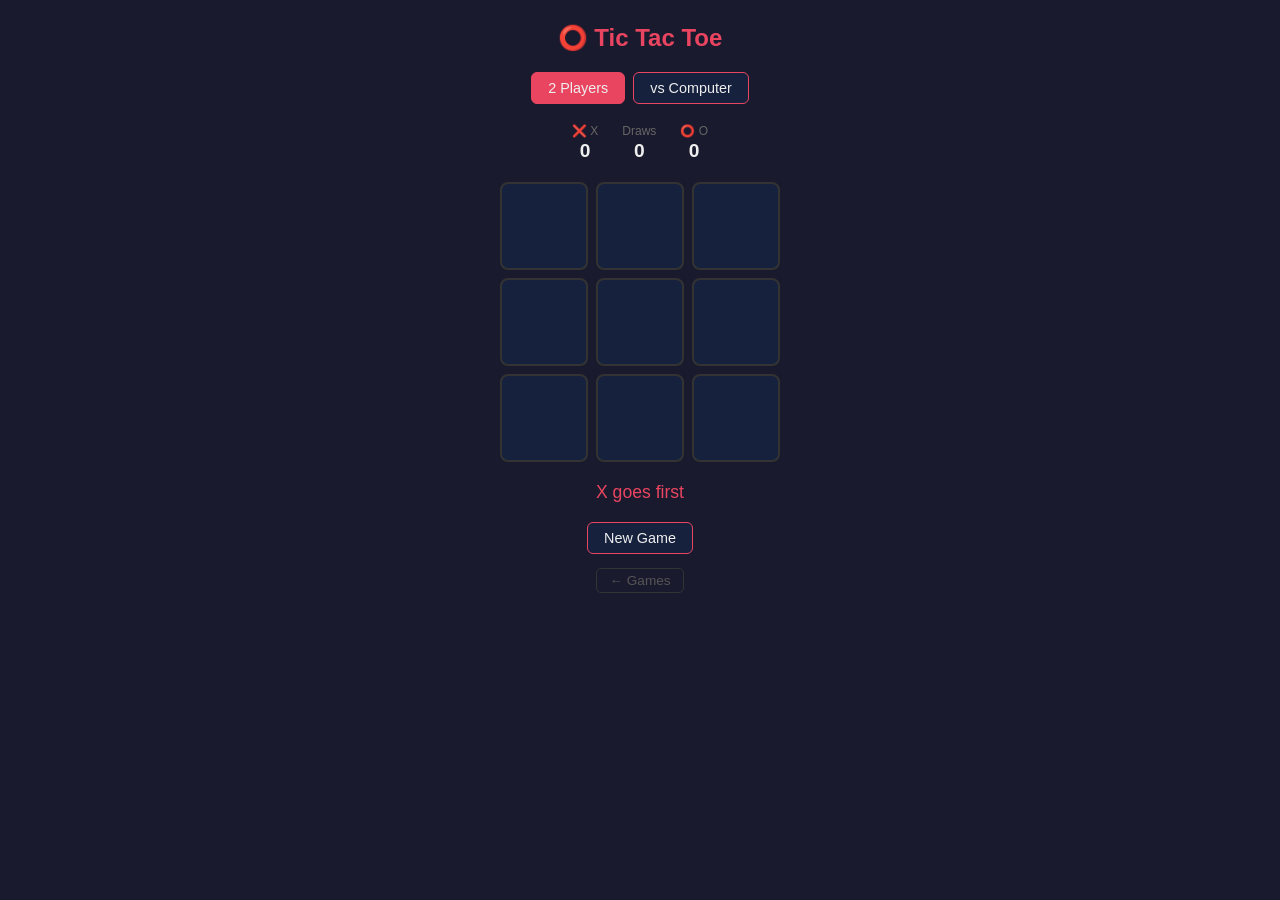
<file: games/tictactoe.html>
<!DOCTYPE html>
<html lang="en">
<head>
<meta charset="UTF-8">
<meta name="viewport" content="width=device-width,initial-scale=1.0">
<title>Tic Tac Toe  -  Noosphere</title>
<style>
*{box-sizing:border-box;margin:0;padding:0}
body{font-family:sans-serif;background:#1a1a2e;color:#eee;display:flex;flex-direction:column;align-items:center;min-height:100vh;padding:1rem}
h2{color:#e94560;margin:.5rem 0}
#mode{display:flex;gap:.5rem;margin:.75rem 0}
button{background:#16213e;border:1px solid #e94560;color:#eee;padding:7px 16px;border-radius:6px;font-size:.9rem;cursor:pointer;transition:.15s}
button:hover,button.active{background:#e94560}
#scorebar{display:flex;gap:1.5rem;margin:.5rem 0;font-size:.9rem;color:#aaa;text-align:center}
.sb{display:flex;flex-direction:column;align-items:center}
.sb .lbl{font-size:.75rem;color:#666;margin-bottom:2px}
.sb .val{font-size:1.2rem;font-weight:bold;color:#eee}
#board{display:grid;grid-template-columns:repeat(3,1fr);gap:8px;width:min(280px,80vw);margin:.75rem 0}
.cell{aspect-ratio:1;background:#16213e;border:2px solid #333;border-radius:8px;display:flex;align-items:center;justify-content:center;font-size:clamp(2rem,12vw,3rem);cursor:pointer;transition:.15s;user-select:none}
.cell:hover:not(.taken){background:#1e2a4a;border-color:#e94560}
.cell.x{color:#e94560}
.cell.o{color:#3498db}
.cell.win{background:#1a3a1a;border-color:#2ecc71}
#msg{font-size:1.1rem;color:#e94560;min-height:1.6em;text-align:center;margin:.5rem 0}
#newBtn{margin-top:.25rem}
.back{margin-top:1.2rem;font-size:.85rem}
.back a{color:#555;text-decoration:none;border:1px solid #333;padding:4px 12px;border-radius:5px}
.back a:hover{color:#e94560;border-color:#e94560}
</style>
</head>
<body>
<h2>⭕ Tic Tac Toe</h2>
<div id="mode">
  <button class="active" id="pvpBtn" onclick="setMode('pvp')">2 Players</button>
  <button id="aiBtn" onclick="setMode('ai')">vs Computer</button>
</div>
<div id="scorebar">
  <div class="sb"><div class="lbl">❌ X</div><div class="val" id="sx">0</div></div>
  <div class="sb"><div class="lbl">Draws</div><div class="val" id="sd">0</div></div>
  <div class="sb"><div class="lbl">⭕ O</div><div class="val" id="so">0</div></div>
</div>
<div id="board"></div>
<div id="msg">X goes first</div>
<button id="newBtn" onclick="newGame()">New Game</button>
<div class="back"><a href="/games/">← Games</a></div>
<script>
let board,cur,mode,done,scores;
mode='pvp';scores={X:0,O:0,D:0};

const WINS=[[0,1,2],[3,4,5],[6,7,8],[0,3,6],[1,4,7],[2,5,8],[0,4,8],[2,4,6]];

function setMode(m){
  mode=m;
  document.getElementById('pvpBtn').classList.toggle('active',m==='pvp');
  document.getElementById('aiBtn').classList.toggle('active',m==='ai');
  newGame();
}
function newGame(){
  board=Array(9).fill('');cur='X';done=false;
  document.getElementById('msg').textContent='X goes first';
  render();
}
function checkWinner(){
  for(const [a,b,c] of WINS)if(board[a]&&board[a]===board[b]&&board[a]===board[c])return{winner:board[a],line:[a,b,c]};
  if(board.every(v=>v))return{winner:null,draw:true};
  return null;
}
function render(winLine=[]){
  const el=document.getElementById('board');el.innerHTML='';
  board.forEach((v,i)=>{
    const d=document.createElement('div');d.className='cell'+(v?' taken':'');
    if(v)d.classList.add(v.toLowerCase());
    if(winLine.includes(i))d.classList.add('win');
    d.textContent=v;
    if(!done&&!v)d.onclick=()=>play(i);
    el.appendChild(d);
  });
}
function play(i){
  if(done||board[i])return;
  board[i]=cur;
  const res=checkWinner();
  if(res){
    done=true;
    if(res.winner){scores[res.winner]++;updateScores();document.getElementById('msg').textContent=`${res.winner} wins! 🎉`}
    else{scores.D++;updateScores();document.getElementById('msg').textContent="It's a draw!"}
    render(res.line||[]);return;
  }
  cur=cur==='X'?'O':'X';
  document.getElementById('msg').textContent=`${cur}'s turn`;
  render();
  if(mode==='ai'&&cur==='O'&&!done)setTimeout(aiMove,300);
}
function updateScores(){
  document.getElementById('sx').textContent=scores.X;
  document.getElementById('so').textContent=scores.O;
  document.getElementById('sd').textContent=scores.D;
}
function aiMove(){
  // minimax
  const best=minimax(board,'O');
  play(best.idx);
}
function minimax(b,player){
  const empty=b.map((v,i)=>v?null:i).filter(v=>v!==null);
  for(const [a,x,c] of WINS){
    if(b[a]&&b[a]===b[x]&&b[a]===b[c])return{score:b[a]==='O'?10:-10};
  }
  if(!empty.length)return{score:0};
  const moves=empty.map(i=>{
    const nb=[...b];nb[i]=player;
    const res=minimax(nb,player==='O'?'X':'O');
    return{idx:i,score:res.score};
  });
  return player==='O'?moves.reduce((a,b)=>b.score>a.score?b:a):moves.reduce((a,b)=>b.score<a.score?b:a);
}
newGame();
</script>
</body>
</html>
</file>
